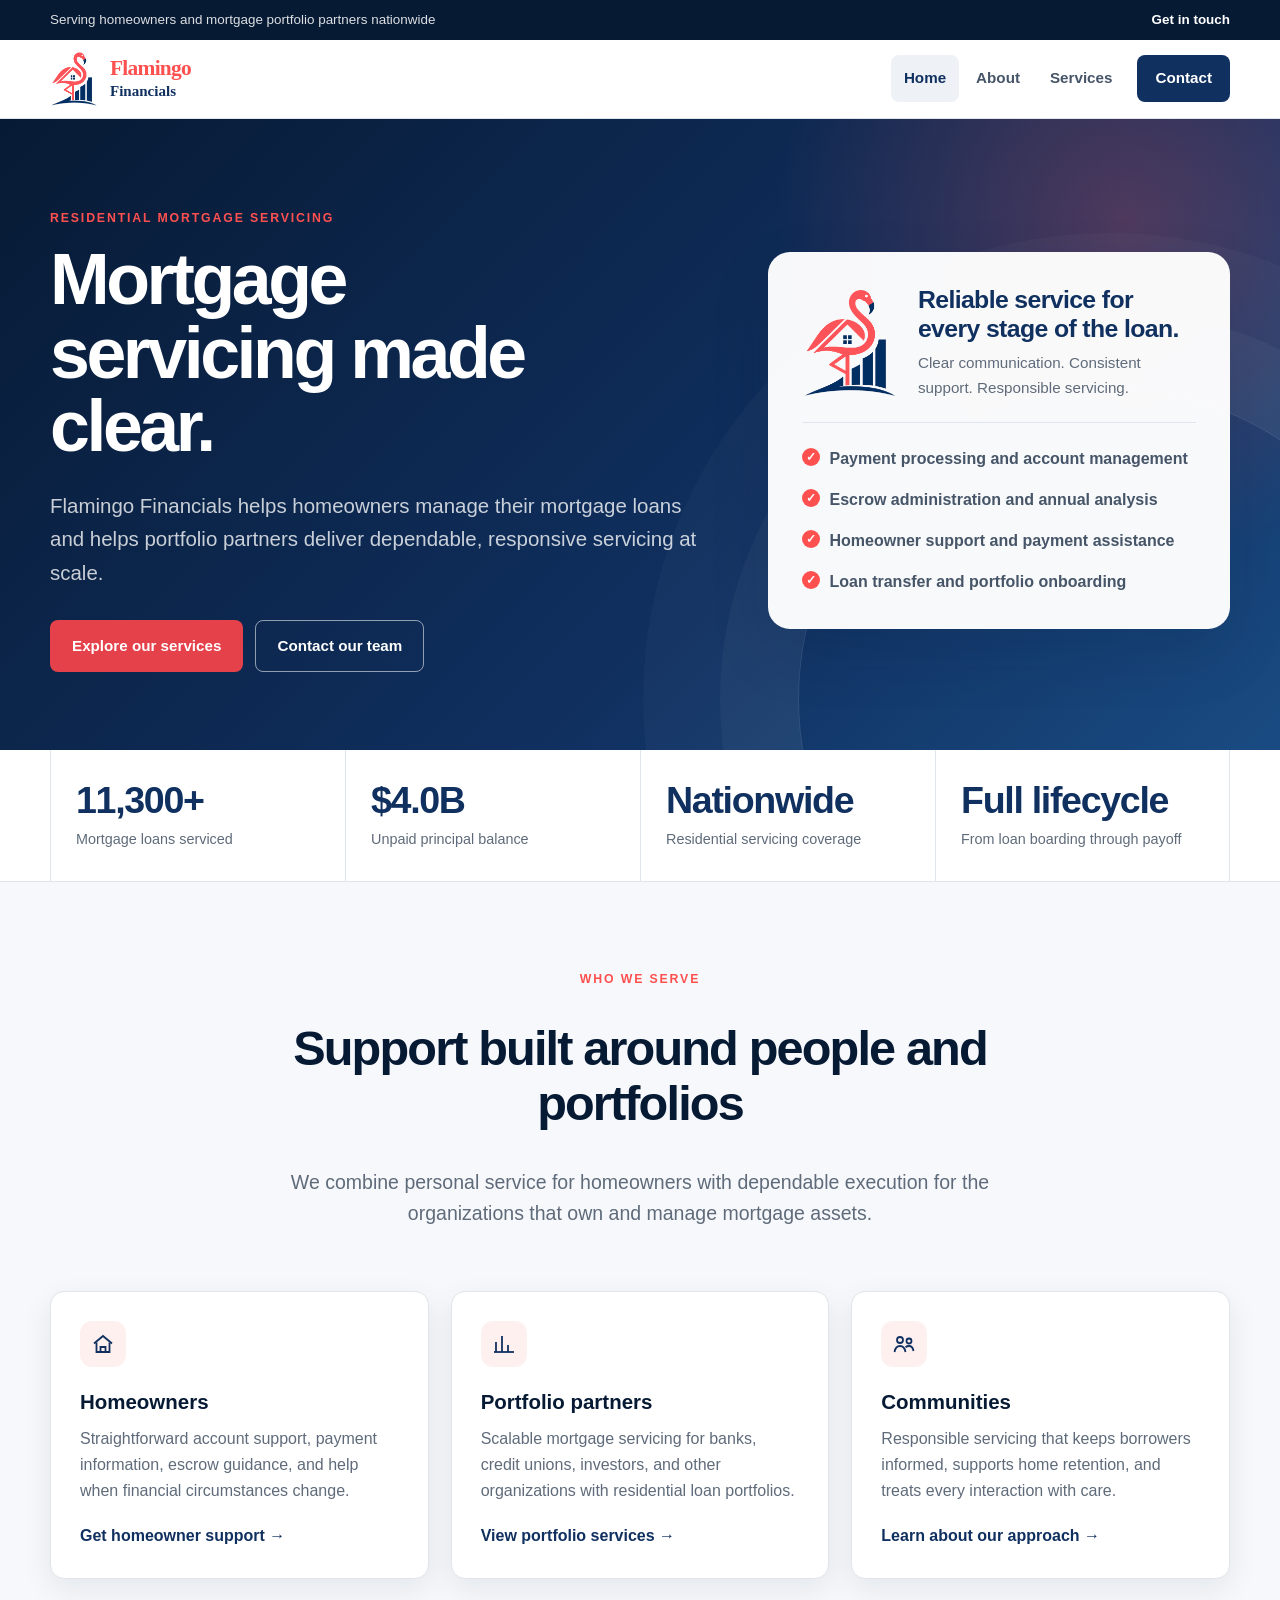
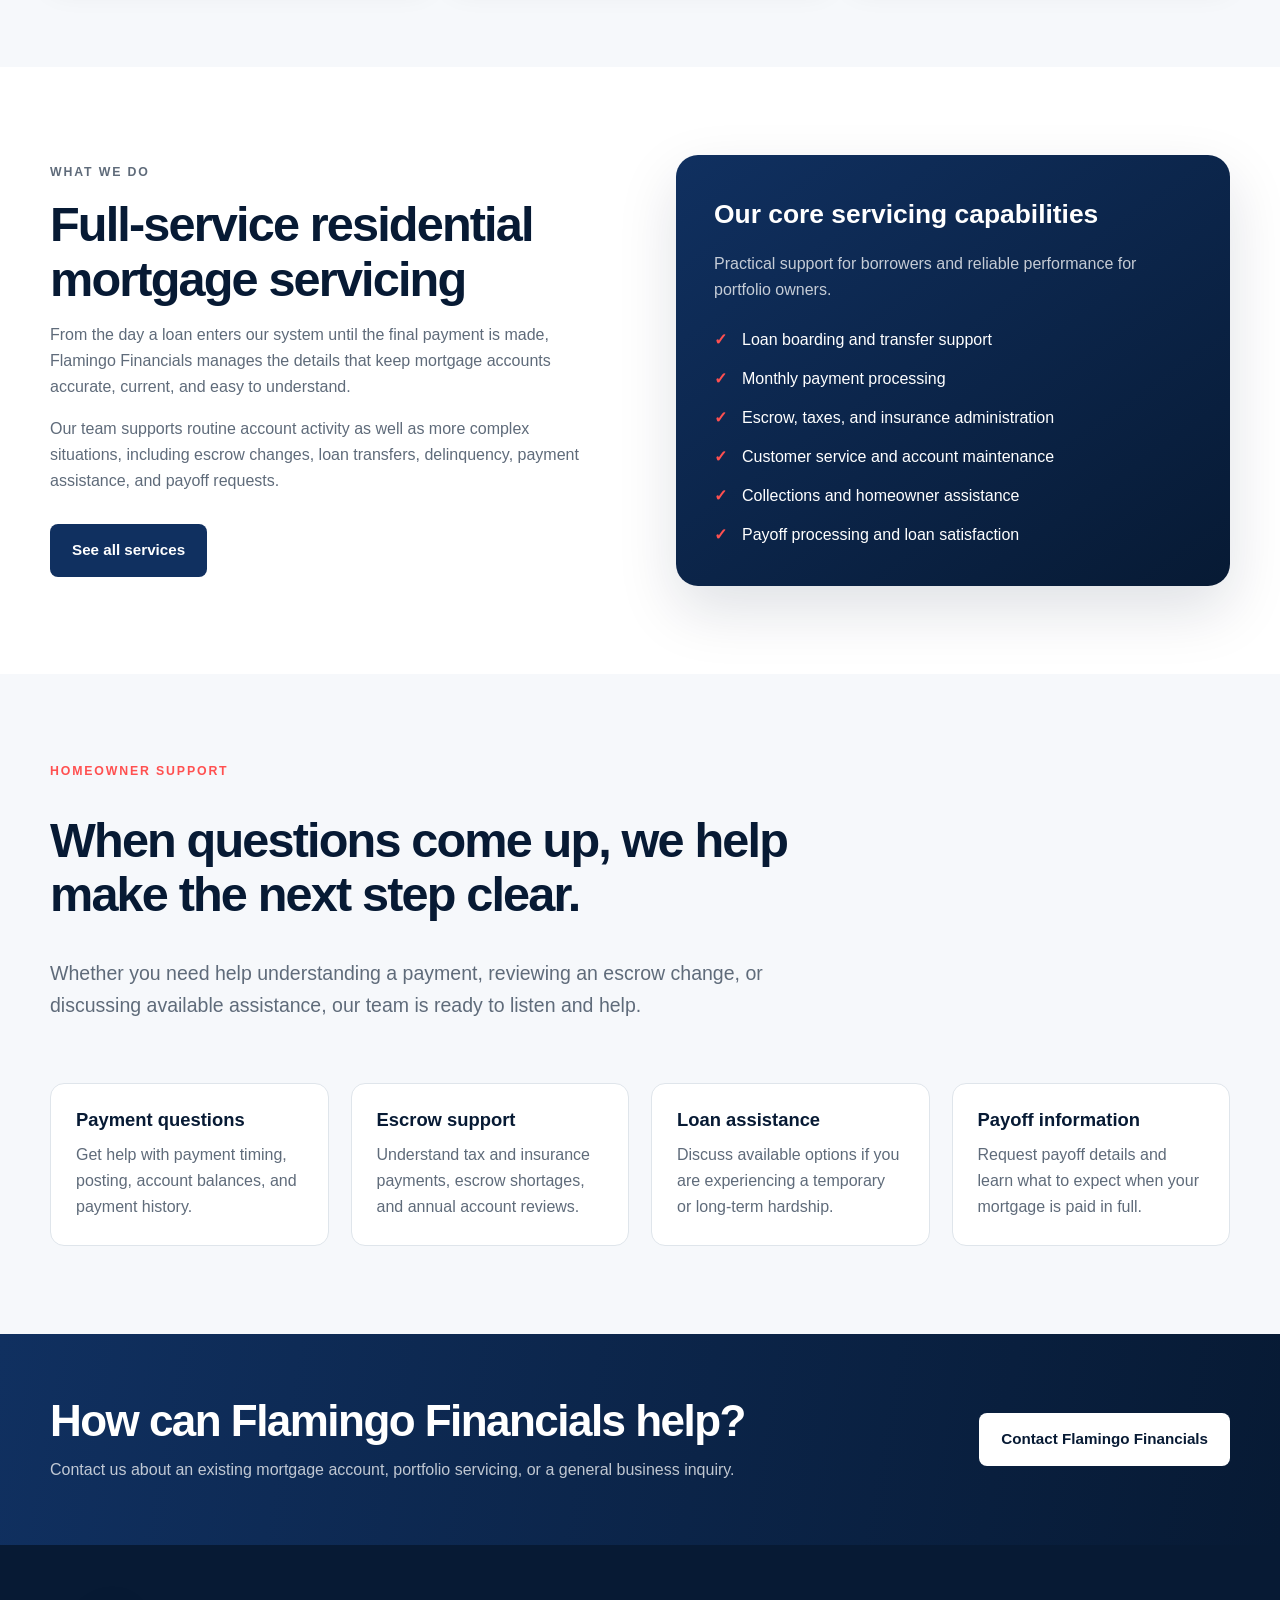
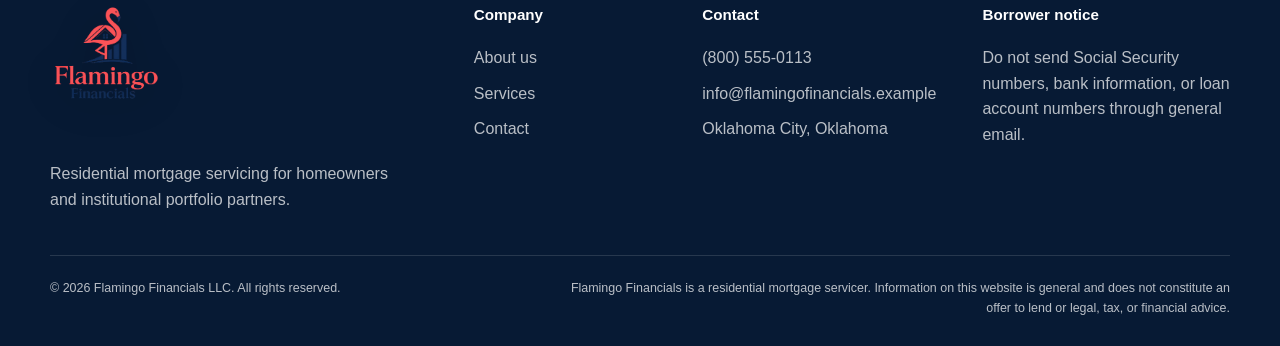
<file: index.html>
<!doctype html>
<html lang="en">
<head>
  <meta charset="utf-8">
  <meta name="viewport" content="width=device-width, initial-scale=1">
  <meta name="description" content="Flamingo Financials is a nationwide residential mortgage servicer supporting homeowners and institutional portfolio partners.">
  <title>Flamingo Financials | Residential Mortgage Servicing</title>
  <link rel="icon" href="logo-small.png" type="image/png">
  <link rel="stylesheet" href="styles.css">
  <script src="script.js" defer></script>
</head>
<body>
  <a class="skip-link" href="#main-content">Skip to main content</a>

  <div class="announcement">
    <div class="container">
      <span>Serving homeowners and mortgage portfolio partners nationwide</span>
      <a href="contact.html">Get in touch</a>
    </div>
  </div>

  <header class="site-header">
    <div class="container header-inner">
      <a class="brand" href="index.html" aria-label="Flamingo Financials home">
        <img src="logo-small.png" alt="">
        <span class="brand-copy"><strong>Flamingo</strong><span>Financials</span></span>
      </a>
      <button class="menu-toggle" type="button" aria-label="Open navigation menu" aria-expanded="false" aria-controls="site-navigation"><span></span></button>
      <nav class="site-nav" id="site-navigation" aria-label="Primary navigation">
        <a href="index.html" aria-current="page">Home</a>
        <a href="about.html">About</a>
        <a href="services.html">Services</a>
        <a class="nav-cta" href="contact.html">Contact</a>
      </nav>
    </div>
  </header>

  <main id="main-content">
    <section class="hero">
      <div class="container hero-grid">
        <div>
          <p class="eyebrow">Residential mortgage servicing</p>
          <h1>Mortgage servicing made clear.</h1>
          <p class="lead">Flamingo Financials helps homeowners manage their mortgage loans and helps portfolio partners deliver dependable, responsive servicing at scale.</p>
          <div class="hero-actions">
            <a class="button button--coral" href="services.html">Explore our services</a>
            <a class="button button--outline-light" href="contact.html">Contact our team</a>
          </div>
        </div>

        <aside class="hero-card" aria-label="Flamingo Financials service overview">
          <div class="hero-card-brand">
            <img src="logo-small.png" alt="Flamingo Financials logo">
            <div>
              <h2>Reliable service for every stage of the loan.</h2>
              <p>Clear communication. Consistent support. Responsible servicing.</p>
            </div>
          </div>
          <ul class="hero-list">
            <li>Payment processing and account management</li>
            <li>Escrow administration and annual analysis</li>
            <li>Homeowner support and payment assistance</li>
            <li>Loan transfer and portfolio onboarding</li>
          </ul>
        </aside>
      </div>
    </section>

    <section class="stats-band" aria-label="Company scale">
      <div class="container stats-grid">
        <div class="stat"><strong>11,300+</strong><span>Mortgage loans serviced</span></div>
        <div class="stat"><strong>$4.0B</strong><span>Unpaid principal balance</span></div>
        <div class="stat"><strong>Nationwide</strong><span>Residential servicing coverage</span></div>
        <div class="stat"><strong>Full lifecycle</strong><span>From loan boarding through payoff</span></div>
      </div>
    </section>

    <section class="section section--soft">
      <div class="container">
        <div class="section-header section-header--center">
          <p class="eyebrow">Who we serve</p>
          <h2>Support built around people and portfolios</h2>
          <p class="lead">We combine personal service for homeowners with dependable execution for the organizations that own and manage mortgage assets.</p>
        </div>

        <div class="audience-grid">
          <article class="card">
            <div class="card-icon" aria-hidden="true">
              <svg viewBox="0 0 24 24" fill="none" stroke="currentColor" stroke-width="1.8"><path d="M3 11.5 12 4l9 7.5"/><path d="M5.5 10.5V20h13v-9.5"/><path d="M9.5 20v-5h5v5"/></svg>
            </div>
            <h3>Homeowners</h3>
            <p>Straightforward account support, payment information, escrow guidance, and help when financial circumstances change.</p>
            <a href="contact.html">Get homeowner support →</a>
          </article>

          <article class="card">
            <div class="card-icon" aria-hidden="true">
              <svg viewBox="0 0 24 24" fill="none" stroke="currentColor" stroke-width="1.8"><path d="M4 20V10"/><path d="M10 20V4"/><path d="M16 20v-7"/><path d="M22 20H2"/></svg>
            </div>
            <h3>Portfolio partners</h3>
            <p>Scalable mortgage servicing for banks, credit unions, investors, and other organizations with residential loan portfolios.</p>
            <a href="services.html">View portfolio services →</a>
          </article>

          <article class="card">
            <div class="card-icon" aria-hidden="true">
              <svg viewBox="0 0 24 24" fill="none" stroke="currentColor" stroke-width="1.8"><circle cx="8" cy="8" r="3"/><circle cx="17" cy="9" r="2.5"/><path d="M2.5 20c.7-4 2.8-6 5.5-6s4.8 2 5.5 6"/><path d="M13.5 15.2c1-.8 2.1-1.2 3.5-1.2 2.4 0 4 1.7 4.5 5"/></svg>
            </div>
            <h3>Communities</h3>
            <p>Responsible servicing that keeps borrowers informed, supports home retention, and treats every interaction with care.</p>
            <a href="about.html">Learn about our approach →</a>
          </article>
        </div>
      </div>
    </section>

    <section class="section">
      <div class="container split">
        <div class="split-copy">
          <p class="eyebrow">What we do</p>
          <h2>Full-service residential mortgage servicing</h2>
          <p>From the day a loan enters our system until the final payment is made, Flamingo Financials manages the details that keep mortgage accounts accurate, current, and easy to understand.</p>
          <p>Our team supports routine account activity as well as more complex situations, including escrow changes, loan transfers, delinquency, payment assistance, and payoff requests.</p>
          <div class="hero-actions">
            <a class="button button--navy" href="services.html">See all services</a>
          </div>
        </div>

        <div class="feature-panel">
          <h3>Our core servicing capabilities</h3>
          <p>Practical support for borrowers and reliable performance for portfolio owners.</p>
          <ul class="check-list">
            <li>Loan boarding and transfer support</li>
            <li>Monthly payment processing</li>
            <li>Escrow, taxes, and insurance administration</li>
            <li>Customer service and account maintenance</li>
            <li>Collections and homeowner assistance</li>
            <li>Payoff processing and loan satisfaction</li>
          </ul>
        </div>
      </div>
    </section>

    <section class="section section--soft">
      <div class="container">
        <div class="section-header">
          <p class="eyebrow">Homeowner support</p>
          <h2>When questions come up, we help make the next step clear.</h2>
          <p class="lead">Whether you need help understanding a payment, reviewing an escrow change, or discussing available assistance, our team is ready to listen and help.</p>
        </div>
        <div class="service-grid">
          <article class="card"><h3>Payment questions</h3><p>Get help with payment timing, posting, account balances, and payment history.</p></article>
          <article class="card"><h3>Escrow support</h3><p>Understand tax and insurance payments, escrow shortages, and annual account reviews.</p></article>
          <article class="card"><h3>Loan assistance</h3><p>Discuss available options if you are experiencing a temporary or long-term hardship.</p></article>
          <article class="card"><h3>Payoff information</h3><p>Request payoff details and learn what to expect when your mortgage is paid in full.</p></article>
        </div>
      </div>
    </section>

    <section class="cta-band">
      <div class="container cta-inner">
        <div>
          <h2>How can Flamingo Financials help?</h2>
          <p>Contact us about an existing mortgage account, portfolio servicing, or a general business inquiry.</p>
        </div>
        <a class="button button--light" href="contact.html">Contact Flamingo Financials</a>
      </div>
    </section>
  </main>

  <footer class="site-footer">
    <div class="container footer-main">
      <div class="footer-brand">
        <img src="logo-full.png" alt="Flamingo Financials">
        <p>Residential mortgage servicing for homeowners and institutional portfolio partners.</p>
      </div>
      <div class="footer-column">
        <h3>Company</h3>
        <a href="about.html">About us</a>
        <a href="services.html">Services</a>
        <a href="contact.html">Contact</a>
      </div>
      <div class="footer-column">
        <h3>Contact</h3>
        <a data-contact="phone" href="#">Phone</a>
        <a data-contact="email" href="#">Email</a>
        <span data-contact="address">Address</span>
      </div>
      <div class="footer-column">
        <h3>Borrower notice</h3>
        <span>Do not send Social Security numbers, bank information, or loan account numbers through general email.</span>
      </div>
    </div>
    <div class="container footer-bottom">
      <span>© <span data-current-year></span> Flamingo Financials LLC. All rights reserved.</span>
      <span class="legal-note">Flamingo Financials is a residential mortgage servicer. Information on this website is general and does not constitute an offer to lend or legal, tax, or financial advice.</span>
    </div>
  </footer>
</body>
</html>
</file>
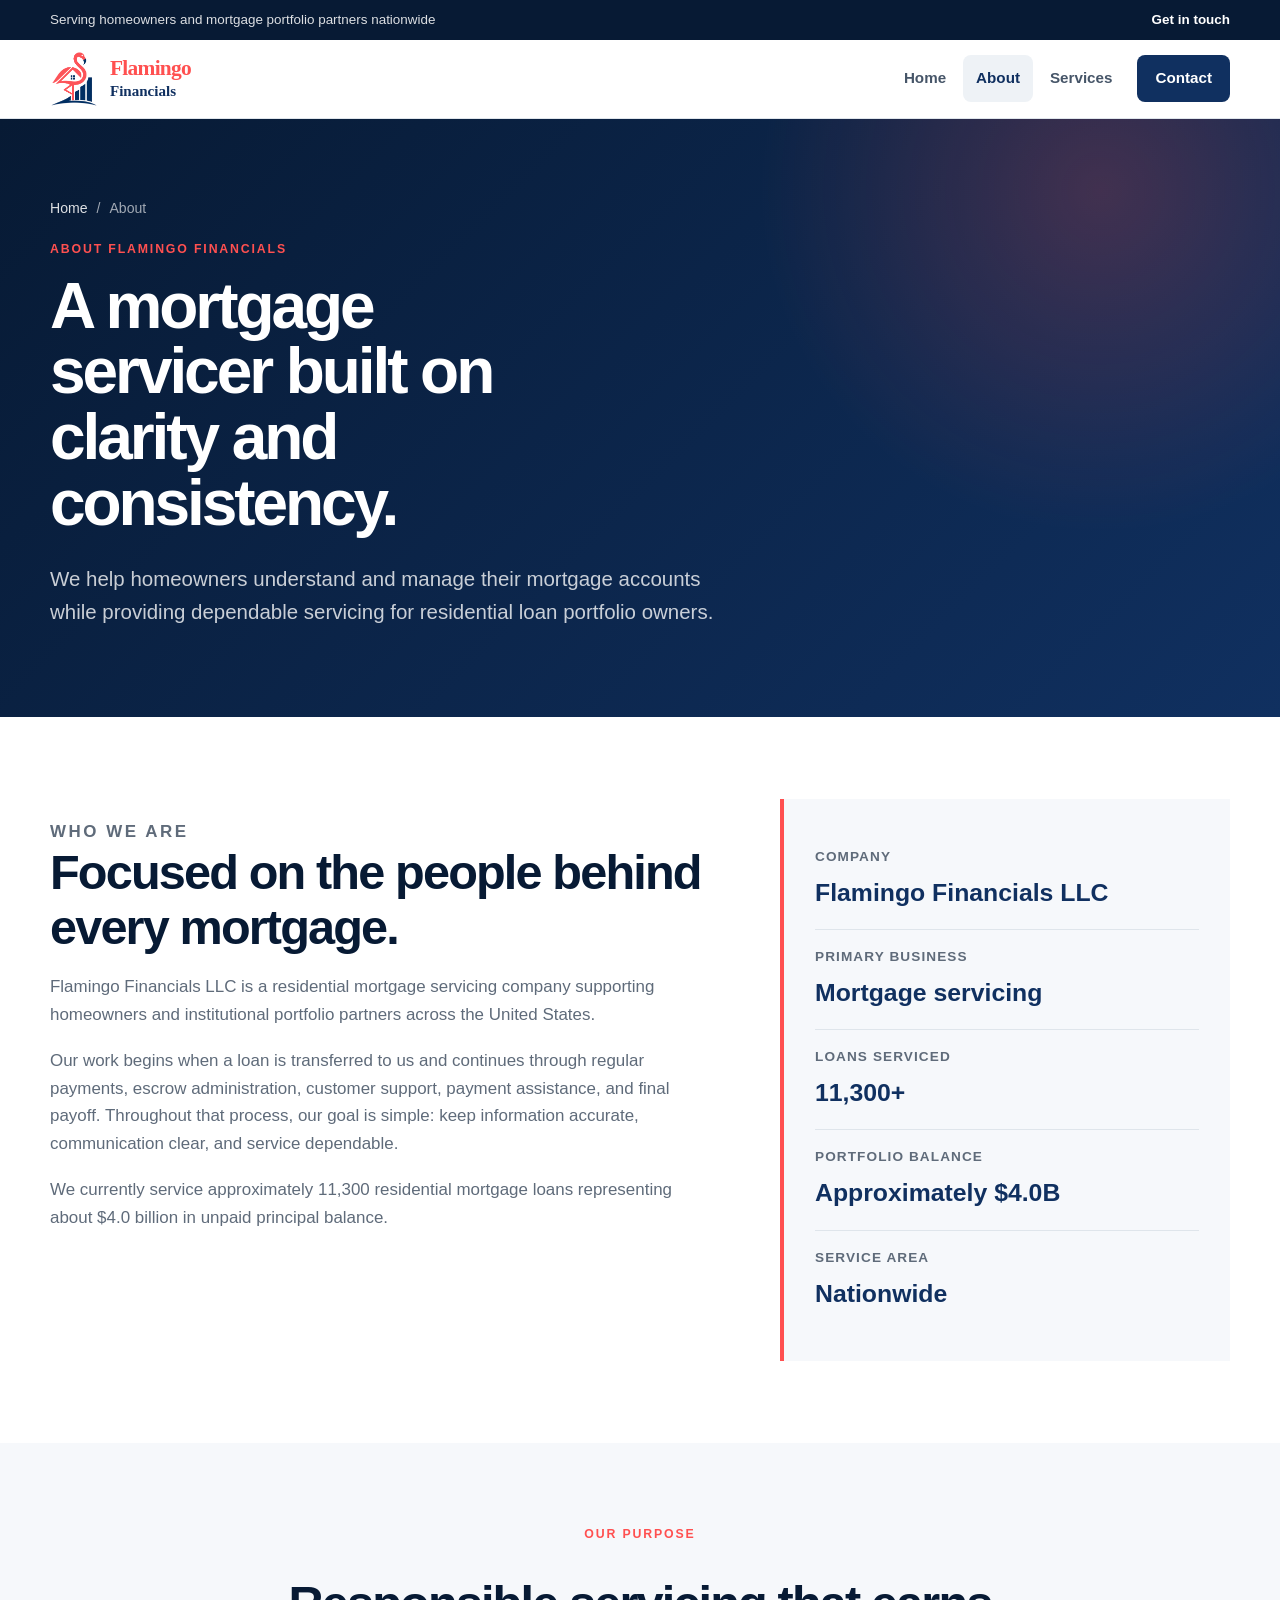
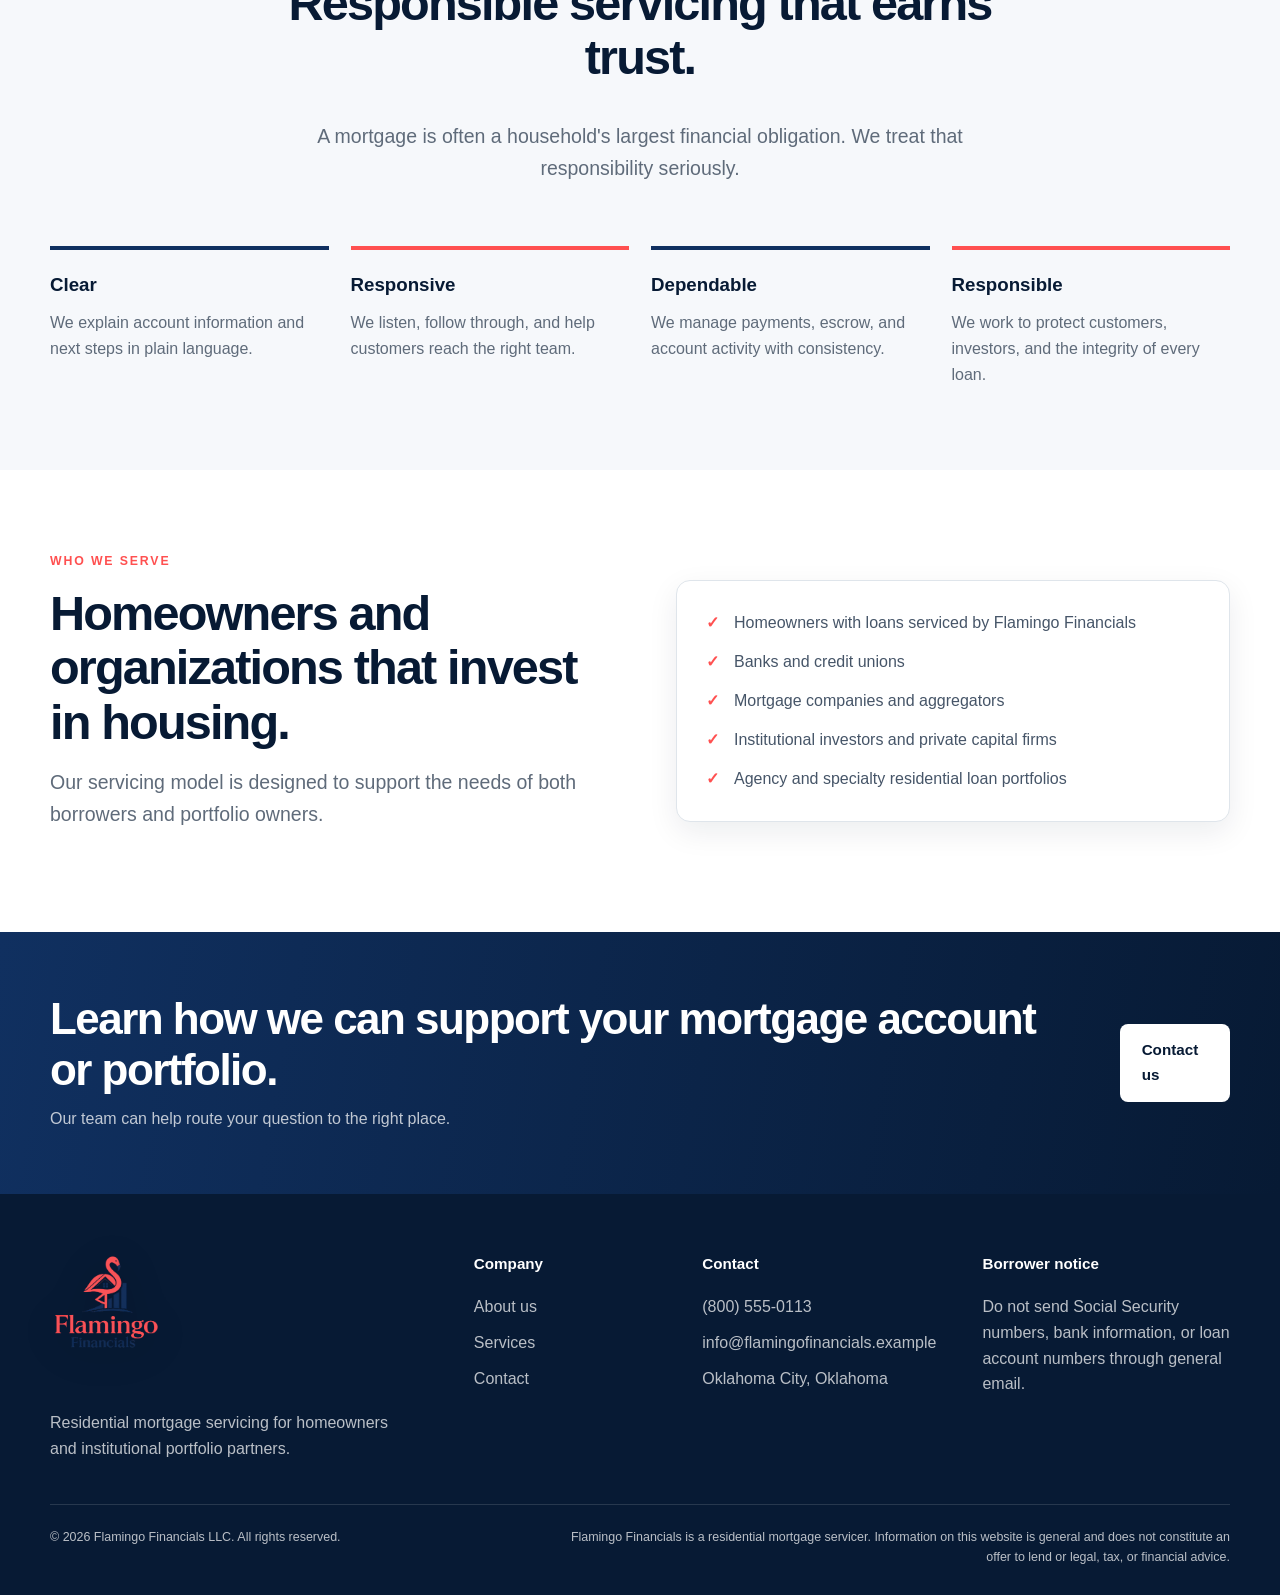
<file: about.html>
<!doctype html>
<html lang="en">
<head>
  <meta charset="utf-8">
  <meta name="viewport" content="width=device-width, initial-scale=1">
  <meta name="description" content="Learn about Flamingo Financials, a nationwide residential mortgage servicer focused on clear communication, dependable service, and responsible account management.">
  <title>About Us | Flamingo Financials</title>
  <link rel="icon" href="logo-small.png" type="image/png">
  <link rel="stylesheet" href="styles.css">
  <script src="script.js" defer></script>
</head>
<body>
  <a class="skip-link" href="#main-content">Skip to main content</a>
  <div class="announcement"><div class="container"><span>Serving homeowners and mortgage portfolio partners nationwide</span><a href="contact.html">Get in touch</a></div></div>
  <header class="site-header">
    <div class="container header-inner">
      <a class="brand" href="index.html" aria-label="Flamingo Financials home"><img src="logo-small.png" alt=""><span class="brand-copy"><strong>Flamingo</strong><span>Financials</span></span></a>
      <button class="menu-toggle" type="button" aria-label="Open navigation menu" aria-expanded="false" aria-controls="site-navigation"><span></span></button>
      <nav class="site-nav" id="site-navigation" aria-label="Primary navigation"><a href="index.html">Home</a><a href="about.html" aria-current="page">About</a><a href="services.html">Services</a><a class="nav-cta" href="contact.html">Contact</a></nav>
    </div>
  </header>

  <main id="main-content">
    <section class="page-hero">
      <div class="container">
        <nav class="breadcrumbs" aria-label="Breadcrumb"><a href="index.html">Home</a><span>/</span><span>About</span></nav>
        <p class="eyebrow">About Flamingo Financials</p>
        <h1>A mortgage servicer built on clarity and consistency.</h1>
        <p class="lead">We help homeowners understand and manage their mortgage accounts while providing dependable servicing for residential loan portfolio owners.</p>
      </div>
    </section>

    <section class="page-section">
      <div class="container story-grid">
        <div class="story-copy">
          <p class="eyebrow">Who we are</p>
          <h2>Focused on the people behind every mortgage.</h2>
          <p>Flamingo Financials LLC is a residential mortgage servicing company supporting homeowners and institutional portfolio partners across the United States.</p>
          <p>Our work begins when a loan is transferred to us and continues through regular payments, escrow administration, customer support, payment assistance, and final payoff. Throughout that process, our goal is simple: keep information accurate, communication clear, and service dependable.</p>
          <p>We currently service approximately 11,300 residential mortgage loans representing about $4.0 billion in unpaid principal balance.</p>
        </div>
        <aside class="fact-panel" aria-label="Company facts">
          <dl>
            <div><dt>Company</dt><dd>Flamingo Financials LLC</dd></div>
            <div><dt>Primary business</dt><dd>Mortgage servicing</dd></div>
            <div><dt>Loans serviced</dt><dd>11,300+</dd></div>
            <div><dt>Portfolio balance</dt><dd>Approximately $4.0B</dd></div>
            <div><dt>Service area</dt><dd>Nationwide</dd></div>
          </dl>
        </aside>
      </div>
    </section>

    <section class="page-section page-section--soft">
      <div class="container">
        <div class="section-header section-header--center">
          <p class="eyebrow">Our purpose</p>
          <h2>Responsible servicing that earns trust.</h2>
          <p class="lead">A mortgage is often a household's largest financial obligation. We treat that responsibility seriously.</p>
        </div>
        <div class="value-grid">
          <article class="value-card"><h3>Clear</h3><p>We explain account information and next steps in plain language.</p></article>
          <article class="value-card"><h3>Responsive</h3><p>We listen, follow through, and help customers reach the right team.</p></article>
          <article class="value-card"><h3>Dependable</h3><p>We manage payments, escrow, and account activity with consistency.</p></article>
          <article class="value-card"><h3>Responsible</h3><p>We work to protect customers, investors, and the integrity of every loan.</p></article>
        </div>
      </div>
    </section>

    <section class="page-section">
      <div class="container split">
        <div>
          <p class="eyebrow">Who we serve</p>
          <h2>Homeowners and organizations that invest in housing.</h2>
          <p class="lead" style="margin-top:18px;">Our servicing model is designed to support the needs of both borrowers and portfolio owners.</p>
        </div>
        <div class="card">
          <ul class="check-list" style="margin-top:0; color:#465568;">
            <li>Homeowners with loans serviced by Flamingo Financials</li>
            <li>Banks and credit unions</li>
            <li>Mortgage companies and aggregators</li>
            <li>Institutional investors and private capital firms</li>
            <li>Agency and specialty residential loan portfolios</li>
          </ul>
        </div>
      </div>
    </section>

    <section class="cta-band">
      <div class="container cta-inner">
        <div><h2>Learn how we can support your mortgage account or portfolio.</h2><p>Our team can help route your question to the right place.</p></div>
        <a class="button button--light" href="contact.html">Contact us</a>
      </div>
    </section>
  </main>

  <footer class="site-footer">
    <div class="container footer-main">
      <div class="footer-brand"><img src="logo-full.png" alt="Flamingo Financials"><p>Residential mortgage servicing for homeowners and institutional portfolio partners.</p></div>
      <div class="footer-column"><h3>Company</h3><a href="about.html">About us</a><a href="services.html">Services</a><a href="contact.html">Contact</a></div>
      <div class="footer-column"><h3>Contact</h3><a data-contact="phone" href="#">Phone</a><a data-contact="email" href="#">Email</a><span data-contact="address">Address</span></div>
      <div class="footer-column"><h3>Borrower notice</h3><span>Do not send Social Security numbers, bank information, or loan account numbers through general email.</span></div>
    </div>
    <div class="container footer-bottom"><span>© <span data-current-year></span> Flamingo Financials LLC. All rights reserved.</span><span class="legal-note">Flamingo Financials is a residential mortgage servicer. Information on this website is general and does not constitute an offer to lend or legal, tax, or financial advice.</span></div>
  </footer>
</body>
</html>
</file>
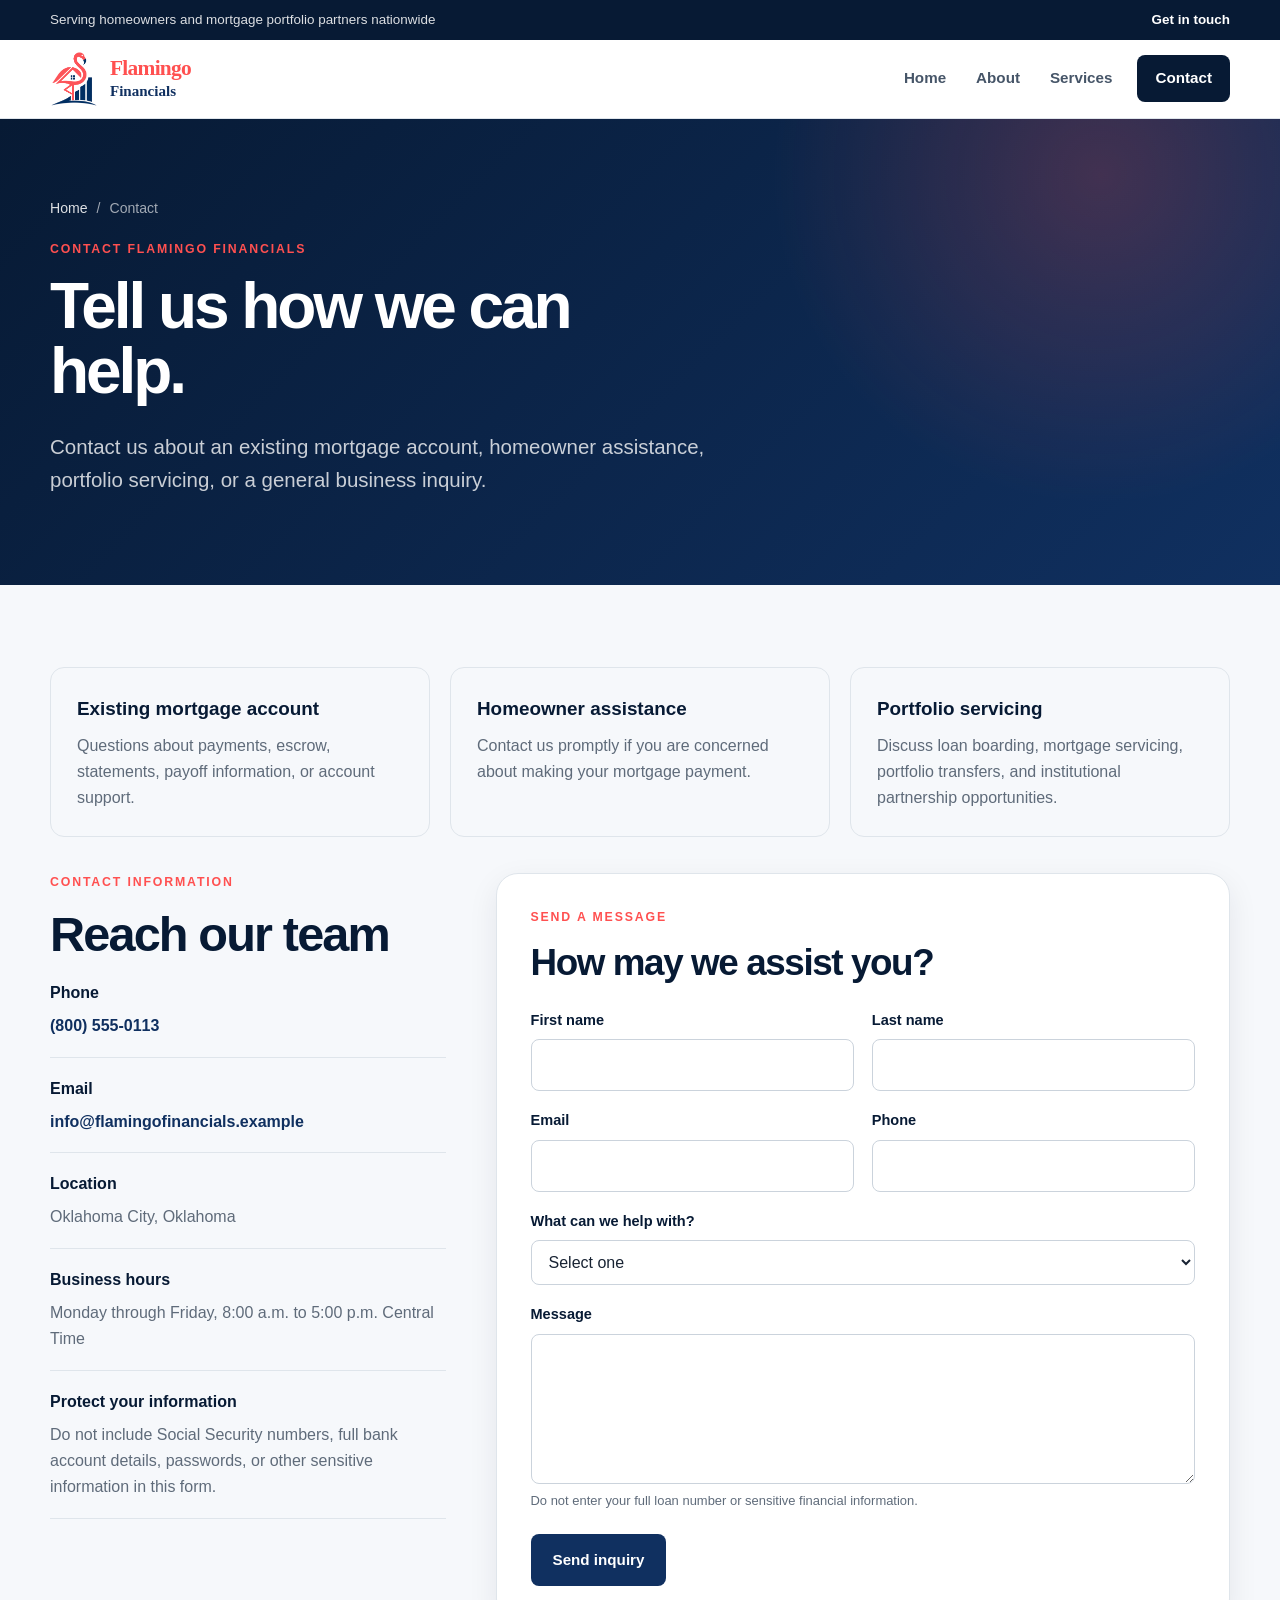
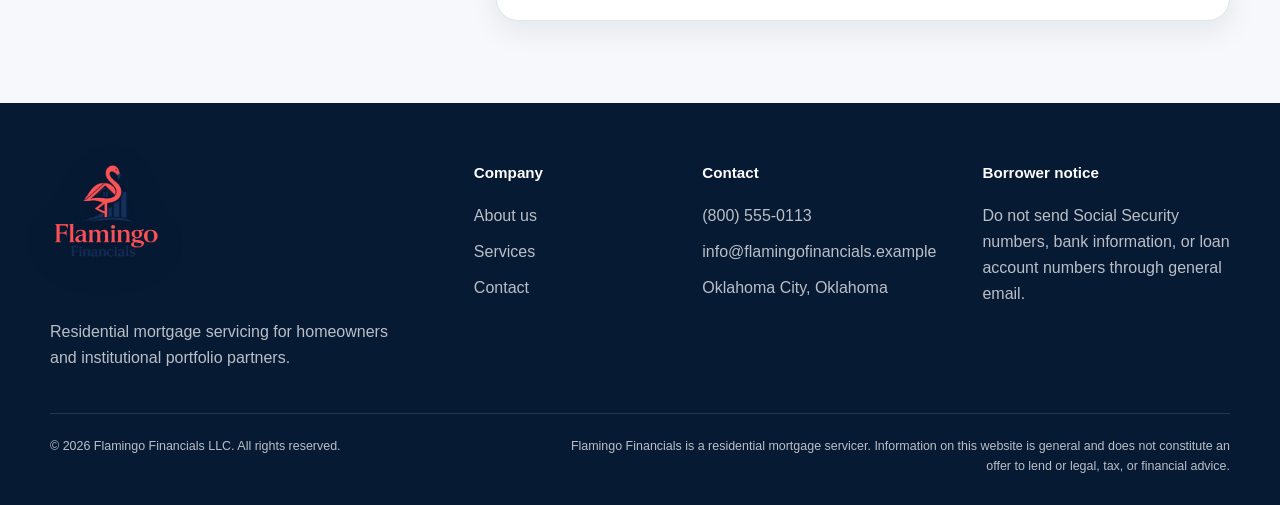
<file: contact.html>
<!doctype html>
<html lang="en">
<head>
  <meta charset="utf-8">
  <meta name="viewport" content="width=device-width, initial-scale=1">
  <meta name="description" content="Contact Flamingo Financials for homeowner support, mortgage account questions, portfolio servicing, or general business inquiries.">
  <title>Contact Us | Flamingo Financials</title>
  <link rel="icon" href="logo-small.png" type="image/png">
  <link rel="stylesheet" href="styles.css">
  <script src="script.js" defer></script>
</head>
<body>
  <a class="skip-link" href="#main-content">Skip to main content</a>
  <div class="announcement"><div class="container"><span>Serving homeowners and mortgage portfolio partners nationwide</span><a href="contact.html">Get in touch</a></div></div>
  <header class="site-header">
    <div class="container header-inner">
      <a class="brand" href="index.html" aria-label="Flamingo Financials home"><img src="logo-small.png" alt=""><span class="brand-copy"><strong>Flamingo</strong><span>Financials</span></span></a>
      <button class="menu-toggle" type="button" aria-label="Open navigation menu" aria-expanded="false" aria-controls="site-navigation"><span></span></button>
      <nav class="site-nav" id="site-navigation" aria-label="Primary navigation"><a href="index.html">Home</a><a href="about.html">About</a><a href="services.html">Services</a><a class="nav-cta" href="contact.html" aria-current="page">Contact</a></nav>
    </div>
  </header>

  <main id="main-content">
    <section class="page-hero">
      <div class="container">
        <nav class="breadcrumbs" aria-label="Breadcrumb"><a href="index.html">Home</a><span>/</span><span>Contact</span></nav>
        <p class="eyebrow">Contact Flamingo Financials</p>
        <h1>Tell us how we can help.</h1>
        <p class="lead">Contact us about an existing mortgage account, homeowner assistance, portfolio servicing, or a general business inquiry.</p>
      </div>
    </section>

    <section class="page-section page-section--soft">
      <div class="container">
        <div class="contact-intro-grid">
          <article class="contact-card"><h3>Existing mortgage account</h3><p>Questions about payments, escrow, statements, payoff information, or account support.</p></article>
          <article class="contact-card"><h3>Homeowner assistance</h3><p>Contact us promptly if you are concerned about making your mortgage payment.</p></article>
          <article class="contact-card"><h3>Portfolio servicing</h3><p>Discuss loan boarding, mortgage servicing, portfolio transfers, and institutional partnership opportunities.</p></article>
        </div>

        <div class="contact-grid">
          <aside class="contact-details" aria-label="Contact information">
            <div>
              <p class="eyebrow">Contact information</p>
              <h2>Reach our team</h2>
            </div>
            <div class="detail-block"><h3>Phone</h3><p><a data-contact="phone" href="#">Phone</a></p></div>
            <div class="detail-block"><h3>Email</h3><p><a data-contact="email" href="#">Email</a></p></div>
            <div class="detail-block"><h3>Location</h3><address data-contact="address">Address</address></div>
            <div class="detail-block"><h3>Business hours</h3><p data-contact="hours">Hours</p></div>
            <div class="detail-block"><h3>Protect your information</h3><p>Do not include Social Security numbers, full bank account details, passwords, or other sensitive information in this form.</p></div>
          </aside>

          <div class="form-panel">
            <p class="eyebrow">Send a message</p>
            <h2>How may we assist you?</h2>
            <form data-contact-form novalidate>
              <div class="form-grid">
                <div class="field"><label for="first-name">First name</label><input id="first-name" name="firstName" type="text" autocomplete="given-name" required></div>
                <div class="field"><label for="last-name">Last name</label><input id="last-name" name="lastName" type="text" autocomplete="family-name" required></div>
                <div class="field"><label for="email">Email</label><input id="email" name="email" type="email" autocomplete="email" required></div>
                <div class="field"><label for="phone">Phone</label><input id="phone" name="phone" type="tel" autocomplete="tel"></div>
                <div class="field field--full"><label for="inquiry-type">What can we help with?</label><select id="inquiry-type" name="inquiryType" required><option value="">Select one</option><option>Existing mortgage account</option><option>Payment or escrow question</option><option>Homeowner assistance</option><option>Payoff request</option><option>Portfolio servicing</option><option>Business partnership</option><option>General inquiry</option></select></div>
                <div class="field field--full"><label for="message">Message</label><textarea id="message" name="message" maxlength="2000" required aria-describedby="message-help"></textarea><span class="field-help" id="message-help">Do not enter your full loan number or sensitive financial information.</span></div>
              </div>
              <div class="form-actions"><button class="button button--navy" type="submit">Send inquiry</button><span class="form-status" data-form-status aria-live="polite"></span></div>
            </form>
          </div>
        </div>
      </div>
    </section>
  </main>

  <footer class="site-footer">
    <div class="container footer-main">
      <div class="footer-brand"><img src="logo-full.png" alt="Flamingo Financials"><p>Residential mortgage servicing for homeowners and institutional portfolio partners.</p></div>
      <div class="footer-column"><h3>Company</h3><a href="about.html">About us</a><a href="services.html">Services</a><a href="contact.html">Contact</a></div>
      <div class="footer-column"><h3>Contact</h3><a data-contact="phone" href="#">Phone</a><a data-contact="email" href="#">Email</a><span data-contact="address">Address</span></div>
      <div class="footer-column"><h3>Borrower notice</h3><span>Do not send Social Security numbers, bank information, or loan account numbers through general email.</span></div>
    </div>
    <div class="container footer-bottom"><span>© <span data-current-year></span> Flamingo Financials LLC. All rights reserved.</span><span class="legal-note">Flamingo Financials is a residential mortgage servicer. Information on this website is general and does not constitute an offer to lend or legal, tax, or financial advice.</span></div>
  </footer>
</body>
</html>
</file>
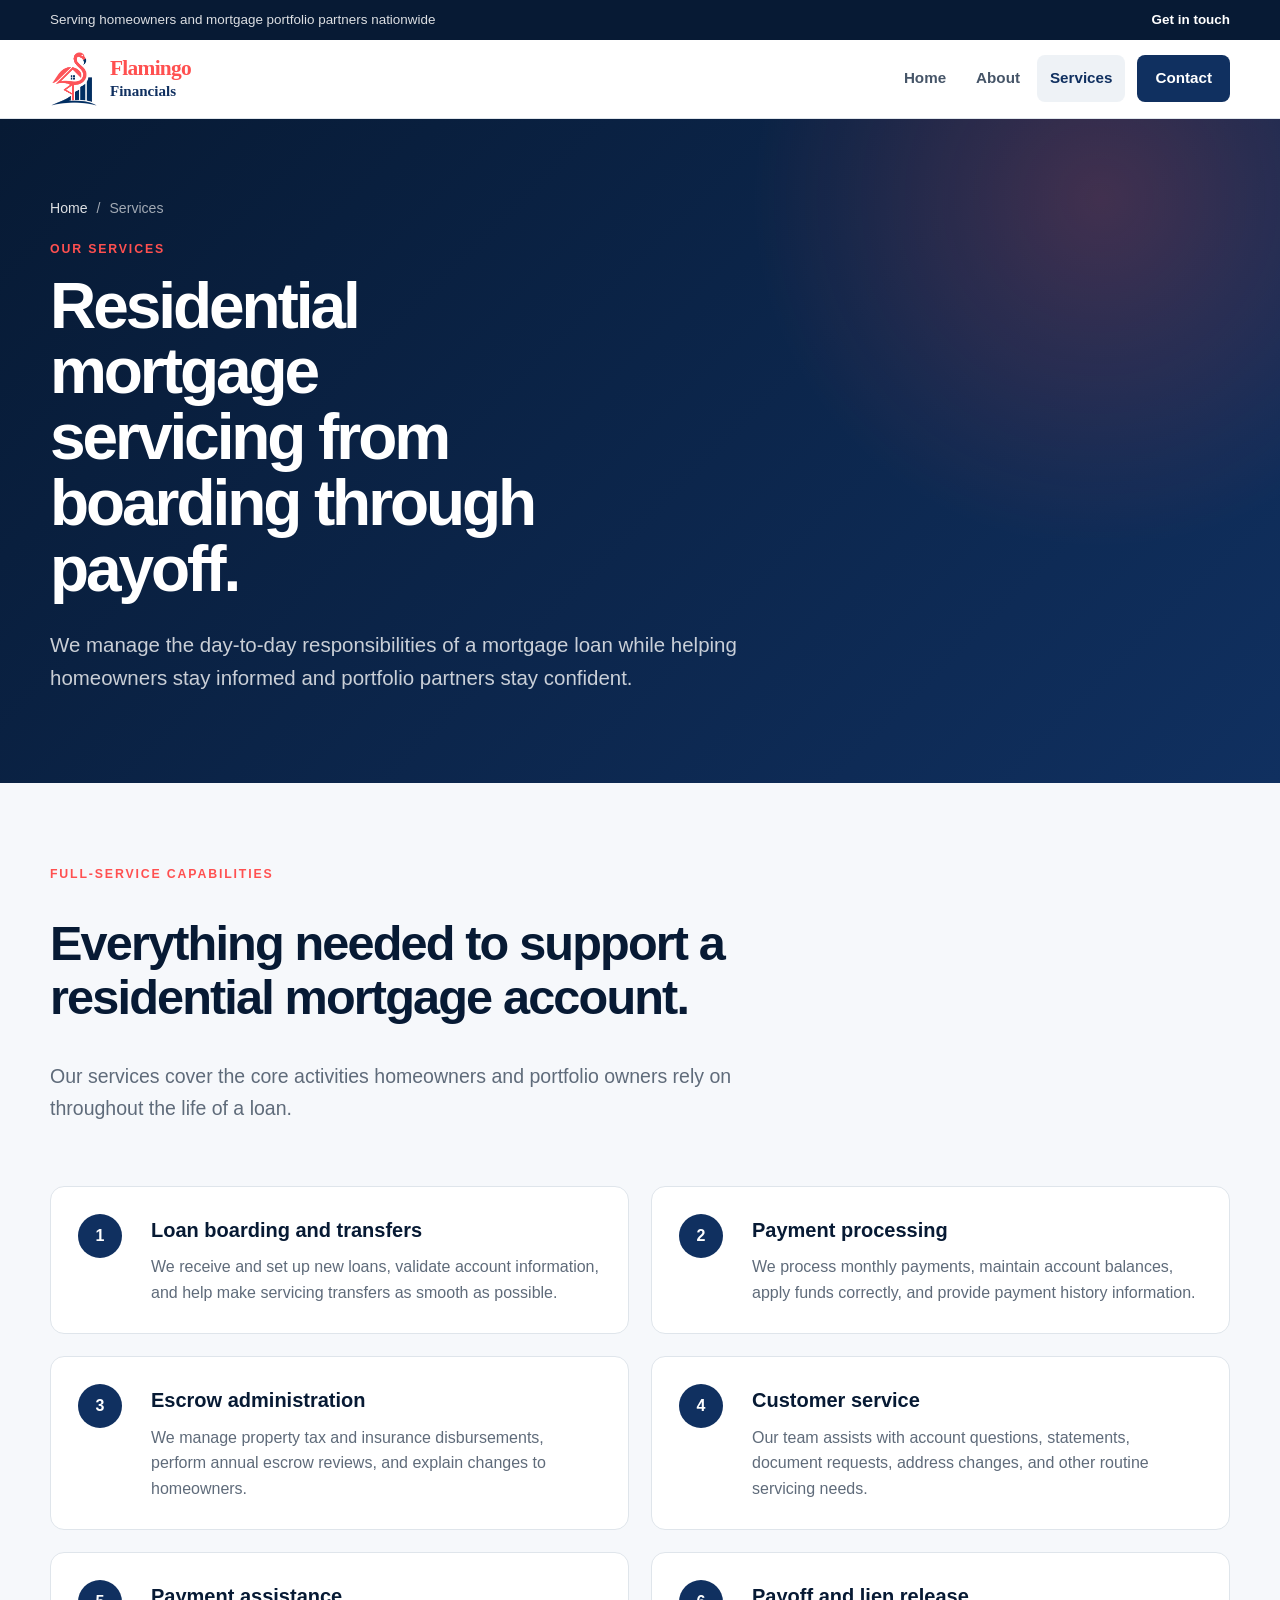
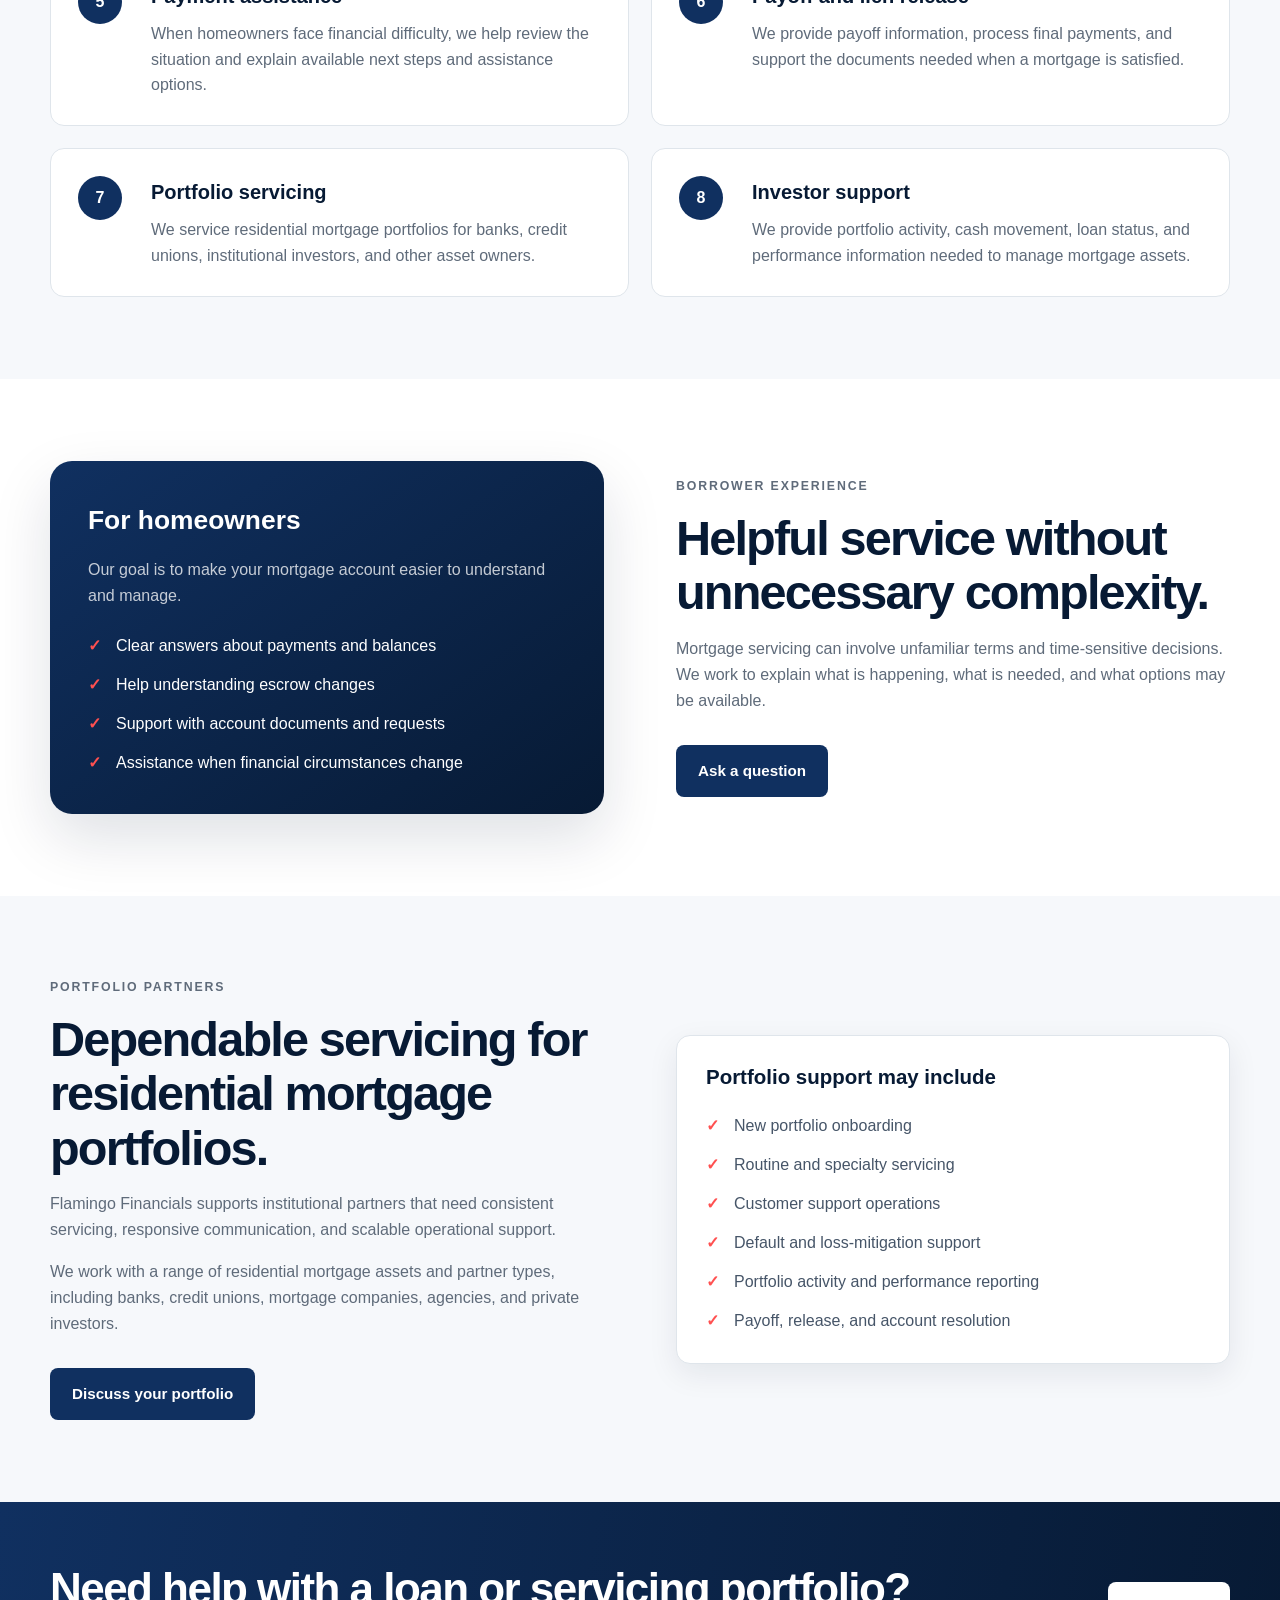
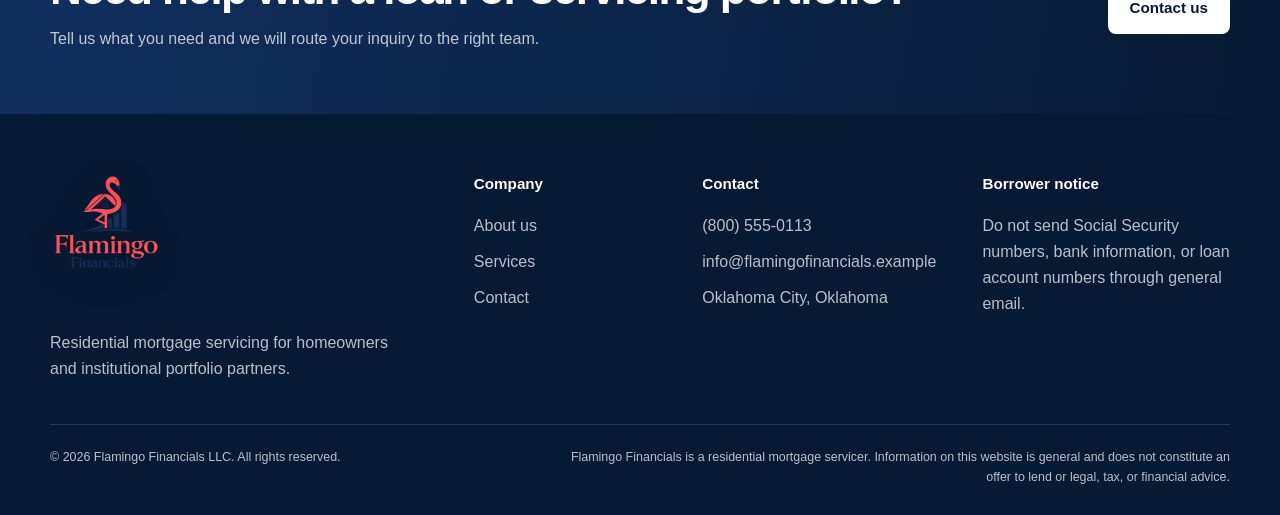
<file: services.html>
<!doctype html>
<html lang="en">
<head>
  <meta charset="utf-8">
  <meta name="viewport" content="width=device-width, initial-scale=1">
  <meta name="description" content="Explore Flamingo Financials residential mortgage servicing, including loan boarding, payments, escrow, customer support, payment assistance, payoff processing, and portfolio servicing.">
  <title>Mortgage Servicing | Flamingo Financials</title>
  <link rel="icon" href="logo-small.png" type="image/png">
  <link rel="stylesheet" href="styles.css">
  <script src="script.js" defer></script>
</head>
<body>
  <a class="skip-link" href="#main-content">Skip to main content</a>
  <div class="announcement"><div class="container"><span>Serving homeowners and mortgage portfolio partners nationwide</span><a href="contact.html">Get in touch</a></div></div>
  <header class="site-header">
    <div class="container header-inner">
      <a class="brand" href="index.html" aria-label="Flamingo Financials home"><img src="logo-small.png" alt=""><span class="brand-copy"><strong>Flamingo</strong><span>Financials</span></span></a>
      <button class="menu-toggle" type="button" aria-label="Open navigation menu" aria-expanded="false" aria-controls="site-navigation"><span></span></button>
      <nav class="site-nav" id="site-navigation" aria-label="Primary navigation"><a href="index.html">Home</a><a href="about.html">About</a><a href="services.html" aria-current="page">Services</a><a class="nav-cta" href="contact.html">Contact</a></nav>
    </div>
  </header>

  <main id="main-content">
    <section class="page-hero">
      <div class="container">
        <nav class="breadcrumbs" aria-label="Breadcrumb"><a href="index.html">Home</a><span>/</span><span>Services</span></nav>
        <p class="eyebrow">Our services</p>
        <h1>Residential mortgage servicing from boarding through payoff.</h1>
        <p class="lead">We manage the day-to-day responsibilities of a mortgage loan while helping homeowners stay informed and portfolio partners stay confident.</p>
      </div>
    </section>

    <section class="page-section page-section--soft">
      <div class="container">
        <div class="section-header">
          <p class="eyebrow">Full-service capabilities</p>
          <h2>Everything needed to support a residential mortgage account.</h2>
          <p class="lead">Our services cover the core activities homeowners and portfolio owners rely on throughout the life of a loan.</p>
        </div>

        <div class="service-detail-grid">
          <article class="service-detail"><span class="number">1</span><div><h3>Loan boarding and transfers</h3><p>We receive and set up new loans, validate account information, and help make servicing transfers as smooth as possible.</p></div></article>
          <article class="service-detail"><span class="number">2</span><div><h3>Payment processing</h3><p>We process monthly payments, maintain account balances, apply funds correctly, and provide payment history information.</p></div></article>
          <article class="service-detail"><span class="number">3</span><div><h3>Escrow administration</h3><p>We manage property tax and insurance disbursements, perform annual escrow reviews, and explain changes to homeowners.</p></div></article>
          <article class="service-detail"><span class="number">4</span><div><h3>Customer service</h3><p>Our team assists with account questions, statements, document requests, address changes, and other routine servicing needs.</p></div></article>
          <article class="service-detail"><span class="number">5</span><div><h3>Payment assistance</h3><p>When homeowners face financial difficulty, we help review the situation and explain available next steps and assistance options.</p></div></article>
          <article class="service-detail"><span class="number">6</span><div><h3>Payoff and lien release</h3><p>We provide payoff information, process final payments, and support the documents needed when a mortgage is satisfied.</p></div></article>
          <article class="service-detail"><span class="number">7</span><div><h3>Portfolio servicing</h3><p>We service residential mortgage portfolios for banks, credit unions, institutional investors, and other asset owners.</p></div></article>
          <article class="service-detail"><span class="number">8</span><div><h3>Investor support</h3><p>We provide portfolio activity, cash movement, loan status, and performance information needed to manage mortgage assets.</p></div></article>
        </div>
      </div>
    </section>

    <section class="page-section">
      <div class="container split">
        <div class="feature-panel">
          <h3>For homeowners</h3>
          <p>Our goal is to make your mortgage account easier to understand and manage.</p>
          <ul class="check-list">
            <li>Clear answers about payments and balances</li>
            <li>Help understanding escrow changes</li>
            <li>Support with account documents and requests</li>
            <li>Assistance when financial circumstances change</li>
          </ul>
        </div>
        <div class="split-copy">
          <p class="eyebrow">Borrower experience</p>
          <h2>Helpful service without unnecessary complexity.</h2>
          <p>Mortgage servicing can involve unfamiliar terms and time-sensitive decisions. We work to explain what is happening, what is needed, and what options may be available.</p>
          <div class="hero-actions"><a class="button button--navy" href="contact.html">Ask a question</a></div>
        </div>
      </div>
    </section>

    <section class="page-section page-section--soft">
      <div class="container split">
        <div class="split-copy">
          <p class="eyebrow">Portfolio partners</p>
          <h2>Dependable servicing for residential mortgage portfolios.</h2>
          <p>Flamingo Financials supports institutional partners that need consistent servicing, responsive communication, and scalable operational support.</p>
          <p>We work with a range of residential mortgage assets and partner types, including banks, credit unions, mortgage companies, agencies, and private investors.</p>
          <div class="hero-actions"><a class="button button--navy" href="contact.html">Discuss your portfolio</a></div>
        </div>
        <div class="card">
          <h3>Portfolio support may include</h3>
          <ul class="check-list" style="color:#465568;">
            <li>New portfolio onboarding</li>
            <li>Routine and specialty servicing</li>
            <li>Customer support operations</li>
            <li>Default and loss-mitigation support</li>
            <li>Portfolio activity and performance reporting</li>
            <li>Payoff, release, and account resolution</li>
          </ul>
        </div>
      </div>
    </section>

    <section class="cta-band">
      <div class="container cta-inner">
        <div><h2>Need help with a loan or servicing portfolio?</h2><p>Tell us what you need and we will route your inquiry to the right team.</p></div>
        <a class="button button--light" href="contact.html">Contact us</a>
      </div>
    </section>
  </main>

  <footer class="site-footer">
    <div class="container footer-main">
      <div class="footer-brand"><img src="logo-full.png" alt="Flamingo Financials"><p>Residential mortgage servicing for homeowners and institutional portfolio partners.</p></div>
      <div class="footer-column"><h3>Company</h3><a href="about.html">About us</a><a href="services.html">Services</a><a href="contact.html">Contact</a></div>
      <div class="footer-column"><h3>Contact</h3><a data-contact="phone" href="#">Phone</a><a data-contact="email" href="#">Email</a><span data-contact="address">Address</span></div>
      <div class="footer-column"><h3>Borrower notice</h3><span>Do not send Social Security numbers, bank information, or loan account numbers through general email.</span></div>
    </div>
    <div class="container footer-bottom"><span>© <span data-current-year></span> Flamingo Financials LLC. All rights reserved.</span><span class="legal-note">Flamingo Financials is a residential mortgage servicer. Information on this website is general and does not constitute an offer to lend or legal, tax, or financial advice.</span></div>
  </footer>
</body>
</html>
</file>
<file: styles.css>
:root {
  --navy-950: #071a34;
  --navy-900: #0b2447;
  --navy-800: #103060;
  --navy-700: #1a477d;
  --coral-600: #e5414a;
  --coral-500: #ff5050;
  --coral-100: #fff0f0;
  --slate-900: #182333;
  --slate-700: #465568;
  --slate-600: #5f6b7a;
  --slate-400: #9aa6b2;
  --slate-300: #cbd3dc;
  --slate-200: #dfe5eb;
  --slate-100: #eef2f6;
  --canvas: #f6f8fb;
  --white: #ffffff;
  --success: #1d6d50;
  --max-width: 1180px;
  --radius-sm: 8px;
  --radius-md: 14px;
  --radius-lg: 22px;
  --shadow-sm: 0 10px 30px rgba(7, 26, 52, 0.08);
  --shadow-lg: 0 24px 60px rgba(7, 26, 52, 0.13);
}

* { box-sizing: border-box; }

html { scroll-behavior: smooth; }

body {
  margin: 0;
  color: var(--slate-900);
  background: var(--white);
  font-family: "Segoe UI", Arial, sans-serif;
  font-size: 16px;
  line-height: 1.62;
  -webkit-font-smoothing: antialiased;
}

img { display: block; max-width: 100%; }
a { color: inherit; }
button, input, select, textarea { font: inherit; }

:focus-visible {
  outline: 3px solid rgba(255, 80, 80, 0.65);
  outline-offset: 3px;
}

.skip-link {
  position: fixed;
  z-index: 9999;
  top: 10px;
  left: 10px;
  padding: 10px 14px;
  color: var(--white);
  background: var(--navy-950);
  border-radius: var(--radius-sm);
  transform: translateY(-160%);
  transition: transform 160ms ease;
}
.skip-link:focus { transform: translateY(0); }

.container {
  width: min(calc(100% - 36px), var(--max-width));
  margin-inline: auto;
}

.narrow {
  width: min(calc(100% - 36px), 780px);
  margin-inline: auto;
}

.announcement {
  padding: 9px 0;
  color: rgba(255,255,255,.86);
  background: var(--navy-950);
  font-size: .84rem;
}
.announcement .container {
  display: flex;
  align-items: center;
  justify-content: space-between;
  gap: 18px;
}
.announcement a {
  color: var(--white);
  font-weight: 700;
  text-decoration: none;
}
.announcement a:hover { text-decoration: underline; }

.site-header {
  position: sticky;
  z-index: 1000;
  top: 0;
  background: rgba(255,255,255,.97);
  border-bottom: 1px solid var(--slate-200);
  backdrop-filter: blur(12px);
}
.header-inner {
  display: flex;
  min-height: 78px;
  align-items: center;
  justify-content: space-between;
  gap: 32px;
}
.brand {
  display: inline-flex;
  align-items: center;
  gap: 12px;
  color: var(--navy-800);
  text-decoration: none;
}
.brand img {
  width: 48px;
  height: 56px;
  object-fit: contain;
}
.brand-copy { display: grid; line-height: 1; }
.brand-copy strong {
  color: var(--coral-500);
  font-family: Georgia, "Times New Roman", serif;
  font-size: 1.34rem;
  letter-spacing: -.035em;
}
.brand-copy span {
  margin-top: 5px;
  color: var(--navy-800);
  font-family: Georgia, "Times New Roman", serif;
  font-size: .94rem;
  font-weight: 700;
}

.site-nav {
  display: flex;
  align-items: center;
  gap: 4px;
}
.site-nav a {
  padding: 11px 13px;
  color: var(--slate-700);
  border-radius: var(--radius-sm);
  font-size: .95rem;
  font-weight: 700;
  text-decoration: none;
}
.site-nav a:hover,
.site-nav a[aria-current="page"] {
  color: var(--navy-800);
  background: var(--slate-100);
}
.site-nav .nav-cta {
  margin-left: 8px;
  padding-inline: 18px;
  color: var(--white);
  background: var(--navy-800);
}
.site-nav .nav-cta:hover,
.site-nav .nav-cta[aria-current="page"] {
  color: var(--white);
  background: var(--navy-950);
}

.menu-toggle {
  display: none;
  width: 44px;
  height: 44px;
  padding: 9px;
  color: var(--navy-800);
  background: transparent;
  border: 1px solid var(--slate-300);
  border-radius: var(--radius-sm);
  cursor: pointer;
}
.menu-toggle span,
.menu-toggle::before,
.menu-toggle::after {
  display: block;
  width: 100%;
  height: 2px;
  margin: 5px 0;
  content: "";
  background: currentColor;
  transition: 160ms ease;
}
.menu-toggle[aria-expanded="true"] span { opacity: 0; }
.menu-toggle[aria-expanded="true"]::before { transform: translateY(7px) rotate(45deg); }
.menu-toggle[aria-expanded="true"]::after { transform: translateY(-7px) rotate(-45deg); }

.hero {
  position: relative;
  overflow: hidden;
  padding: 90px 0 78px;
  color: var(--white);
  background:
    radial-gradient(circle at 88% 16%, rgba(255,80,80,.26), transparent 28%),
    linear-gradient(135deg, var(--navy-950), var(--navy-800) 62%, #194b82);
}
.hero::after {
  position: absolute;
  right: -140px;
  bottom: -260px;
  width: 620px;
  height: 620px;
  content: "";
  border: 1px solid rgba(255,255,255,.13);
  border-radius: 50%;
  box-shadow: 0 0 0 78px rgba(255,255,255,.035), 0 0 0 155px rgba(255,255,255,.022);
}
.hero-grid {
  position: relative;
  z-index: 1;
  display: grid;
  grid-template-columns: minmax(0, 1.05fr) minmax(340px, .75fr);
  align-items: center;
  gap: 70px;
}
.eyebrow {
  margin: 0 0 14px;
  color: var(--coral-500);
  font-size: .77rem;
  font-weight: 800;
  letter-spacing: .15em;
  text-transform: uppercase;
}
.hero h1,
.page-hero h1 {
  margin: 0;
  color: var(--white);
  font-size: clamp(2.75rem, 5.6vw, 5rem);
  line-height: 1.03;
  letter-spacing: -.048em;
}
.hero h1 { max-width: 12ch; }
.hero .lead,
.page-hero .lead {
  max-width: 700px;
  margin-top: 25px;
  color: rgba(255,255,255,.78);
  font-size: clamp(1.08rem, 2vw, 1.28rem);
}
.hero-actions {
  display: flex;
  flex-wrap: wrap;
  gap: 12px;
  margin-top: 31px;
}
.button {
  display: inline-flex;
  min-height: 50px;
  align-items: center;
  justify-content: center;
  padding: 13px 21px;
  border: 1px solid transparent;
  border-radius: var(--radius-sm);
  font-size: .95rem;
  font-weight: 800;
  text-decoration: none;
  transition: background 160ms ease, border-color 160ms ease, color 160ms ease, transform 160ms ease;
}
.button:hover { transform: translateY(-1px); }
.button--coral { color: var(--white); background: var(--coral-600); }
.button--coral:hover { color: var(--white); background: #ca303b; }
.button--light { color: var(--navy-950); background: var(--white); }
.button--light:hover { color: var(--navy-950); background: var(--slate-100); }
.button--outline-light { color: var(--white); border-color: rgba(255,255,255,.55); }
.button--outline-light:hover { color: var(--navy-950); background: var(--white); }
.button--navy { color: var(--white); background: var(--navy-800); }
.button--navy:hover { color: var(--white); background: var(--navy-950); }
.button--outline { color: var(--navy-800); border-color: var(--slate-300); background: var(--white); }
.button--outline:hover { border-color: var(--navy-800); }

.hero-card {
  padding: 34px;
  color: var(--slate-900);
  background: rgba(255,255,255,.97);
  border-radius: var(--radius-lg);
  box-shadow: var(--shadow-lg);
}
.hero-card-brand {
  display: flex;
  align-items: center;
  gap: 20px;
  padding-bottom: 22px;
  border-bottom: 1px solid var(--slate-200);
}
.hero-card-brand img {
  width: 100px;
  height: 112px;
  object-fit: contain;
}
.hero-card-brand h2 {
  margin: 0 0 8px;
  color: var(--navy-800);
  font-size: 1.55rem;
  line-height: 1.14;
  letter-spacing: -.025em;
}
.hero-card-brand p { margin: 0; color: var(--slate-600); font-size: .95rem; }
.hero-list {
  display: grid;
  gap: 15px;
  margin: 23px 0 0;
  padding: 0;
  list-style: none;
}
.hero-list li {
  position: relative;
  padding-left: 28px;
  color: var(--slate-700);
  font-weight: 650;
}
.hero-list li::before {
  position: absolute;
  top: .18em;
  left: 0;
  width: 18px;
  height: 18px;
  content: "✓";
  color: var(--white);
  background: var(--coral-500);
  border-radius: 50%;
  font-size: .72rem;
  font-weight: 900;
  line-height: 18px;
  text-align: center;
}

.stats-band {
  background: var(--white);
  border-bottom: 1px solid var(--slate-200);
}
.stats-grid {
  display: grid;
  grid-template-columns: repeat(4, 1fr);
}
.stat {
  padding: 30px 25px;
  border-left: 1px solid var(--slate-200);
}
.stat:last-child { border-right: 1px solid var(--slate-200); }
.stat strong {
  display: block;
  color: var(--navy-800);
  font-size: clamp(1.7rem, 3vw, 2.35rem);
  line-height: 1.08;
  letter-spacing: -.035em;
}
.stat span { display: block; margin-top: 7px; color: var(--slate-600); font-size: .9rem; }

.section { padding: 88px 0; }
.section--soft { background: var(--canvas); }
.section--navy { color: rgba(255,255,255,.8); background: var(--navy-950); }
.section--navy h2, .section--navy h3 { color: var(--white); }
.section-header {
  display: grid;
  gap: 17px;
  max-width: 760px;
  margin-bottom: 42px;
}
.section-header--center { margin-inline: auto; text-align: center; }
.section h2,
.page-section h2 {
  margin: 0;
  color: var(--navy-950);
  font-size: clamp(2rem, 3.8vw, 3.15rem);
  line-height: 1.12;
  letter-spacing: -.038em;
}
.section .lead,
.page-section .lead {
  color: var(--slate-600);
  font-size: clamp(1.05rem, 2vw, 1.22rem);
}

.audience-grid,
.service-grid,
.value-grid {
  display: grid;
  grid-template-columns: repeat(3, 1fr);
  gap: 22px;
}
.card {
  padding: 29px;
  background: var(--white);
  border: 1px solid var(--slate-200);
  border-radius: var(--radius-md);
  box-shadow: var(--shadow-sm);
}
.card-icon {
  display: grid;
  width: 46px;
  height: 46px;
  place-items: center;
  margin-bottom: 23px;
  color: var(--navy-800);
  background: var(--coral-100);
  border-radius: 12px;
}
.card-icon svg { width: 24px; height: 24px; }
.card h3 {
  margin: 0 0 11px;
  color: var(--navy-950);
  font-size: 1.28rem;
  line-height: 1.2;
}
.card p { margin: 0; color: var(--slate-600); }
.card a {
  display: inline-flex;
  margin-top: 19px;
  color: var(--navy-800);
  font-weight: 800;
  text-decoration: none;
}
.card a:hover { color: var(--coral-600); }

.split {
  display: grid;
  grid-template-columns: minmax(0, 1fr) minmax(0, 1fr);
  align-items: center;
  gap: 72px;
}
.split-copy p { color: var(--slate-600); }
.split-copy p + p { margin-top: 16px; }
.feature-panel {
  padding: 38px;
  color: var(--white);
  background: linear-gradient(145deg, var(--navy-800), var(--navy-950));
  border-radius: var(--radius-lg);
  box-shadow: var(--shadow-lg);
}
.feature-panel h3 { margin: 0 0 14px; color: var(--white); font-size: 1.65rem; }
.feature-panel p { color: rgba(255,255,255,.76); }
.check-list {
  display: grid;
  gap: 13px;
  margin: 24px 0 0;
  padding: 0;
  list-style: none;
}
.check-list li { position: relative; padding-left: 28px; }
.check-list li::before {
  position: absolute;
  left: 0;
  content: "✓";
  color: var(--coral-500);
  font-weight: 900;
}

.service-grid { grid-template-columns: repeat(4, 1fr); }
.service-grid .card { padding: 25px; box-shadow: none; }
.service-grid .card h3 { font-size: 1.15rem; }

.cta-band {
  padding: 62px 0;
  color: var(--white);
  background: linear-gradient(100deg, var(--navy-800), var(--navy-950));
}
.cta-inner {
  display: flex;
  align-items: center;
  justify-content: space-between;
  gap: 36px;
}
.cta-inner h2 {
  margin: 0;
  color: var(--white);
  font-size: clamp(1.8rem, 3.5vw, 2.75rem);
  line-height: 1.15;
  letter-spacing: -.035em;
}
.cta-inner p { max-width: 700px; margin: 11px 0 0; color: rgba(255,255,255,.74); }

.page-hero {
  padding: 78px 0 68px;
  color: var(--white);
  background:
    radial-gradient(circle at 86% 12%, rgba(255,80,80,.22), transparent 28%),
    linear-gradient(135deg, var(--navy-950), var(--navy-800));
}
.page-hero h1 { max-width: 15ch; font-size: clamp(2.55rem, 5vw, 4.5rem); }
.breadcrumbs {
  display: flex;
  gap: 9px;
  margin-bottom: 20px;
  color: rgba(255,255,255,.62);
  font-size: .88rem;
}
.breadcrumbs a { color: rgba(255,255,255,.86); text-decoration: none; }

.page-section { padding: 82px 0; }
.page-section--soft { background: var(--canvas); }
.story-grid {
  display: grid;
  grid-template-columns: minmax(0, 1.1fr) minmax(320px, .75fr);
  gap: 70px;
  align-items: start;
}
.story-copy p { margin: 19px 0 0; color: var(--slate-600); font-size: 1.06rem; }
.fact-panel {
  padding: 31px;
  background: var(--canvas);
  border-left: 4px solid var(--coral-500);
}
.fact-panel dl { margin: 0; }
.fact-panel div { padding: 16px 0; border-bottom: 1px solid var(--slate-200); }
.fact-panel div:last-child { border-bottom: 0; }
.fact-panel dt { color: var(--slate-600); font-size: .85rem; font-weight: 700; text-transform: uppercase; letter-spacing: .08em; }
.fact-panel dd { margin: 5px 0 0; color: var(--navy-800); font-size: 1.55rem; font-weight: 800; }

.value-grid { grid-template-columns: repeat(4, 1fr); }
.value-card {
  padding-top: 20px;
  border-top: 4px solid var(--navy-800);
}
.value-card:nth-child(2n) { border-top-color: var(--coral-500); }
.value-card h3 { margin: 0 0 10px; color: var(--navy-950); }
.value-card p { margin: 0; color: var(--slate-600); }

.service-detail-grid {
  display: grid;
  grid-template-columns: repeat(2, 1fr);
  gap: 22px;
}
.service-detail {
  display: grid;
  grid-template-columns: 54px minmax(0, 1fr);
  gap: 19px;
  padding: 27px;
  background: var(--white);
  border: 1px solid var(--slate-200);
  border-radius: var(--radius-md);
}
.service-detail .number {
  display: grid;
  width: 44px;
  height: 44px;
  place-items: center;
  color: var(--white);
  background: var(--navy-800);
  border-radius: 50%;
  font-weight: 800;
}
.service-detail h3 { margin: 0 0 8px; color: var(--navy-950); font-size: 1.25rem; }
.service-detail p { margin: 0; color: var(--slate-600); }

.contact-intro-grid {
  display: grid;
  grid-template-columns: repeat(3, 1fr);
  gap: 20px;
  margin-bottom: 36px;
}
.contact-card {
  padding: 26px;
  background: var(--canvas);
  border: 1px solid var(--slate-200);
  border-radius: var(--radius-md);
}
.contact-card h3 { margin: 0 0 8px; color: var(--navy-950); font-size: 1.18rem; }
.contact-card p { margin: 0; color: var(--slate-600); }
.contact-card a { color: var(--navy-800); font-weight: 800; text-decoration: none; }

.contact-grid {
  display: grid;
  grid-template-columns: minmax(280px, .7fr) minmax(0, 1.3fr);
  gap: 50px;
  align-items: start;
}
.contact-details {
  display: grid;
  gap: 18px;
}
.detail-block {
  padding-bottom: 18px;
  border-bottom: 1px solid var(--slate-200);
}
.detail-block h3 { margin: 0 0 7px; color: var(--navy-950); font-size: 1rem; }
.detail-block p,
.detail-block address { margin: 0; color: var(--slate-600); font-style: normal; }
.detail-block a { color: var(--navy-800); font-weight: 750; text-decoration: none; }
.form-panel {
  padding: 34px;
  background: var(--white);
  border: 1px solid var(--slate-200);
  border-radius: var(--radius-lg);
  box-shadow: var(--shadow-sm);
}
.form-panel h2 { font-size: clamp(1.7rem, 3vw, 2.3rem); }
.form-grid {
  display: grid;
  grid-template-columns: repeat(2, 1fr);
  gap: 18px;
  margin-top: 25px;
}
.field { display: grid; gap: 7px; }
.field--full { grid-column: 1 / -1; }
.field label { color: var(--navy-950); font-size: .91rem; font-weight: 750; }
.field input,
.field select,
.field textarea {
  width: 100%;
  padding: 12px 13px;
  color: var(--slate-900);
  background: var(--white);
  border: 1px solid var(--slate-300);
  border-radius: var(--radius-sm);
}
.field textarea { min-height: 150px; resize: vertical; }
.field input:focus,
.field select:focus,
.field textarea:focus { border-color: var(--navy-800); outline: 2px solid rgba(16,48,96,.14); }
.field-help { color: var(--slate-600); font-size: .81rem; }
.form-actions {
  display: flex;
  align-items: center;
  gap: 18px;
  margin-top: 22px;
}
.form-status { color: var(--success); font-size: .9rem; font-weight: 700; }

.site-footer {
  color: rgba(255,255,255,.72);
  background: var(--navy-950);
}
.footer-main {
  display: grid;
  grid-template-columns: 1.45fr .7fr .8fr .95fr;
  gap: 46px;
  padding: 58px 0 42px;
}
.footer-brand img {
  width: 150px;
  max-height: 140px;
  object-fit: contain;
  object-position: left center;
  filter: drop-shadow(0 7px 18px rgba(0,0,0,.2));
}
.footer-brand p { max-width: 360px; margin: 18px 0 0; }
.footer-column { display: grid; align-content: start; gap: 10px; }
.footer-column h3 { margin: 0 0 7px; color: var(--white); font-size: .95rem; }
.footer-column a { color: rgba(255,255,255,.72); text-decoration: none; }
.footer-column a:hover { color: var(--white); }
.footer-bottom {
  display: flex;
  justify-content: space-between;
  gap: 24px;
  padding: 22px 0 28px;
  border-top: 1px solid rgba(255,255,255,.13);
  font-size: .78rem;
}
.legal-note { max-width: 680px; text-align: right; }

@media (max-width: 980px) {
  .hero-grid,
  .split,
  .story-grid,
  .contact-grid { grid-template-columns: 1fr; }
  .hero-grid { gap: 45px; }
  .hero-card { max-width: 650px; }
  .stats-grid { grid-template-columns: repeat(2, 1fr); }
  .stat:nth-child(2) { border-right: 1px solid var(--slate-200); }
  .stat:nth-child(n+3) { border-top: 1px solid var(--slate-200); }
  .audience-grid,
  .service-grid,
  .value-grid { grid-template-columns: repeat(2, 1fr); }
  .footer-main { grid-template-columns: 1.25fr 1fr 1fr; }
  .footer-column:last-child { grid-column: 2 / 4; }
}

@media (max-width: 760px) {
  .announcement .container { justify-content: center; text-align: center; }
  .announcement a { display: none; }
  .header-inner { min-height: 70px; }
  .brand img { width: 42px; height: 48px; }
  .brand-copy strong { font-size: 1.16rem; }
  .brand-copy span { font-size: .84rem; }
  .menu-toggle { display: block; }
  .site-nav {
    position: absolute;
    top: 100%;
    right: 0;
    left: 0;
    display: none;
    padding: 12px 18px 18px;
    background: var(--white);
    border-bottom: 1px solid var(--slate-200);
    box-shadow: var(--shadow-sm);
  }
  .site-nav.is-open { display: grid; }
  .site-nav a { padding: 12px; }
  .site-nav .nav-cta { margin: 4px 0 0; text-align: center; }
  .hero { padding: 68px 0 60px; }
  .hero h1 { max-width: 11ch; }
  .hero-card { padding: 26px; }
  .hero-card-brand img { width: 76px; height: 86px; }
  .hero-card-brand h2 { font-size: 1.32rem; }
  .section,
  .page-section { padding: 67px 0; }
  .audience-grid,
  .service-grid,
  .value-grid,
  .service-detail-grid,
  .contact-intro-grid,
  .form-grid { grid-template-columns: 1fr; }
  .field--full { grid-column: auto; }
  .cta-inner { display: grid; }
  .footer-main { grid-template-columns: 1fr 1fr; gap: 36px; }
  .footer-brand { grid-column: 1 / -1; }
  .footer-column:last-child { grid-column: auto; }
  .footer-bottom { display: grid; }
  .legal-note { text-align: left; }
}

@media (max-width: 520px) {
  .container, .narrow { width: min(calc(100% - 26px), var(--max-width)); }
  .hero-actions, .form-actions { align-items: stretch; }
  .hero-actions .button, .form-actions .button { width: 100%; }
  .hero-card-brand { align-items: flex-start; }
  .stats-grid { grid-template-columns: 1fr; }
  .stat,
  .stat:nth-child(2),
  .stat:last-child { border-right: 1px solid var(--slate-200); border-top: 1px solid var(--slate-200); }
  .stats-grid .stat:first-child { border-top: 0; }
  .footer-main { grid-template-columns: 1fr; }
}

@media (prefers-reduced-motion: reduce) {
  *, *::before, *::after { scroll-behavior: auto !important; transition-duration: .01ms !important; }
}
</file>
